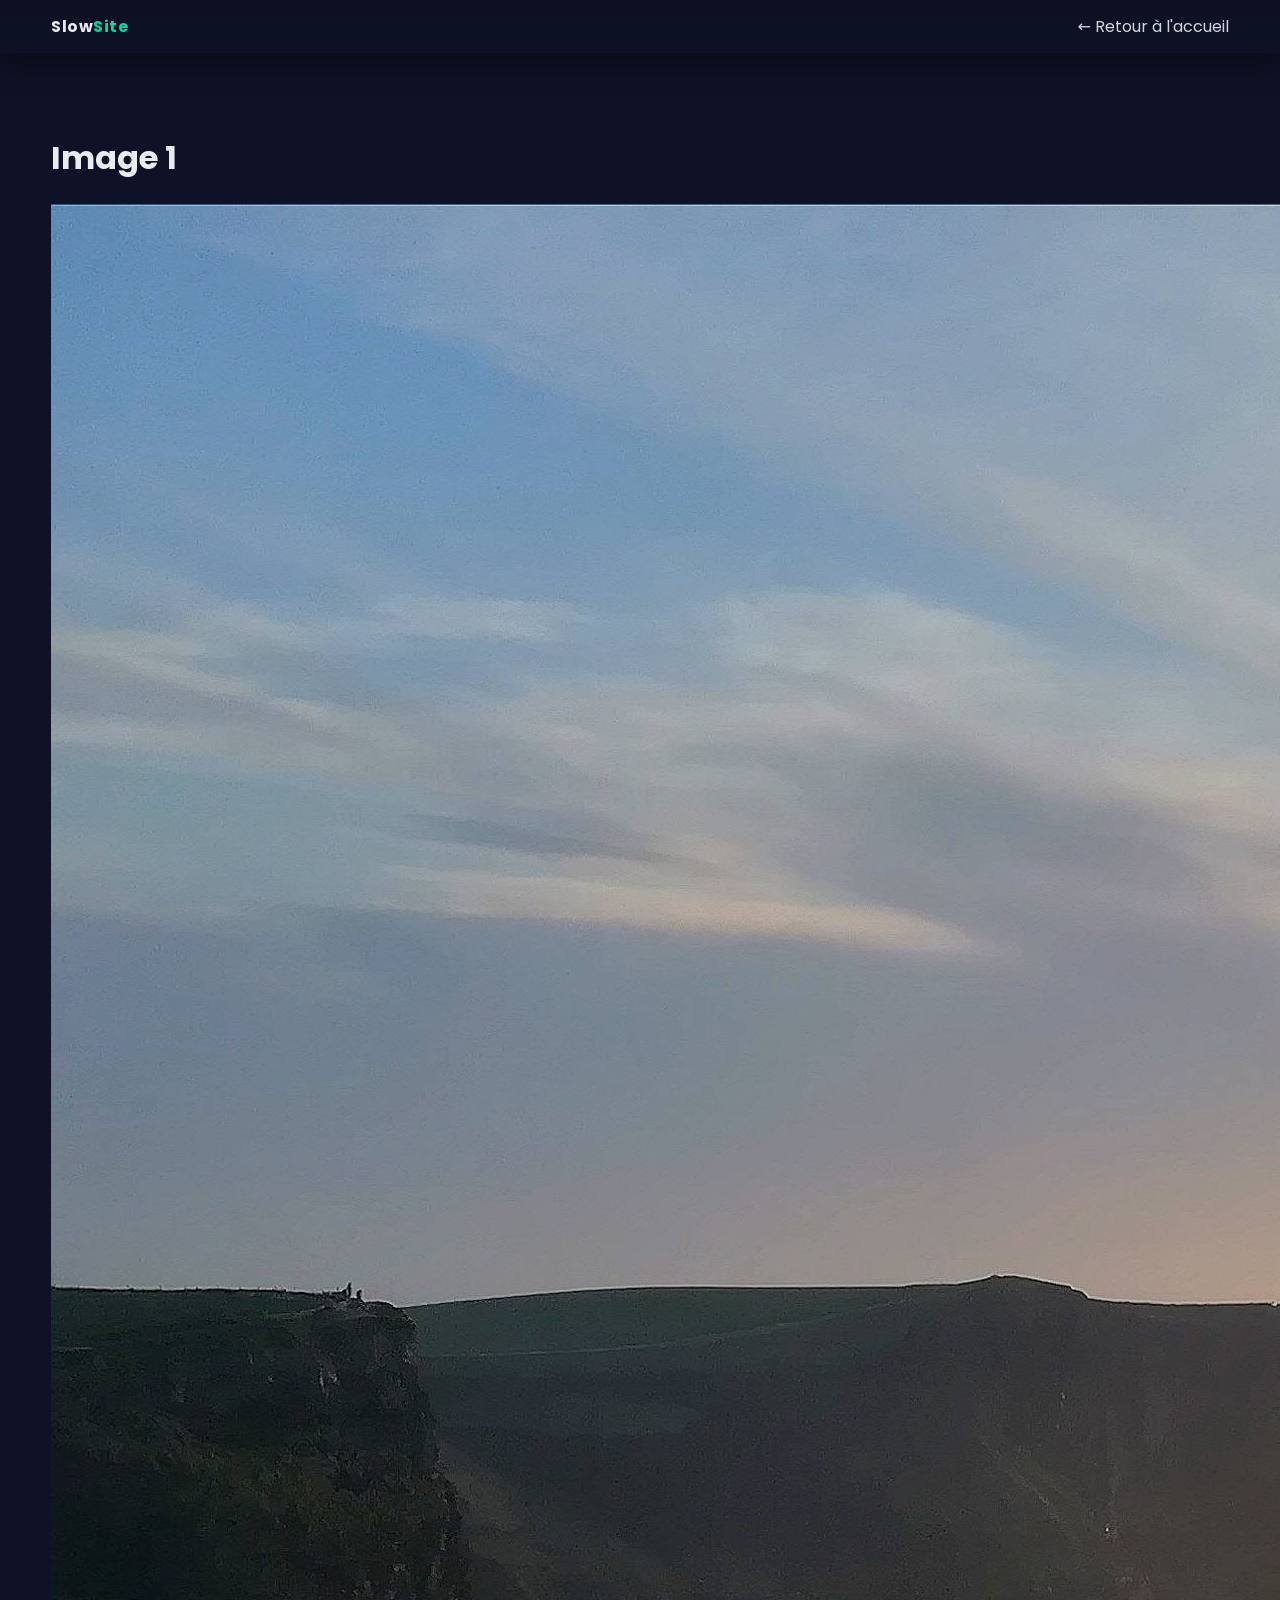
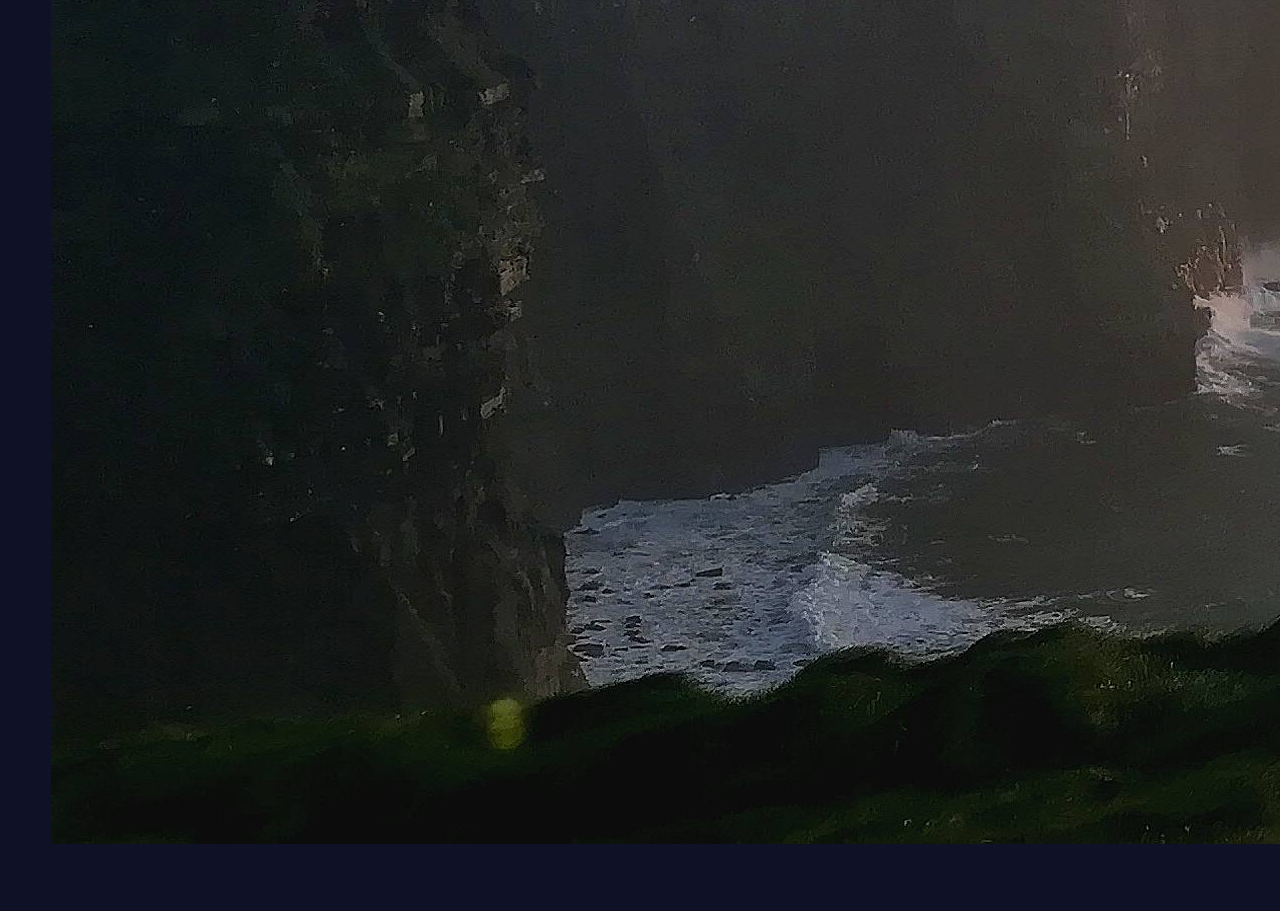
<file: img1.html>
<!DOCTYPE html>
<html lang="fr">
<head>
  <meta charset="utf-8" />
  <meta name="viewport" content="width=device-width, initial-scale=1" />
  <title>Image 1</title>
  <link rel="icon" type="image/png" href="img/favicon.png">
  <link rel="preconnect" href="https://fonts.googleapis.com" />
  <link rel="preconnect" href="https://fonts.gstatic.com" crossorigin />
  <link rel="stylesheet" href="https://fonts.googleapis.com/css2?family=Poppins:wght@300;400;600&display=swap" />
  <link rel="stylesheet" href="css/styles.css">
  <script src="js/vendor/ui-kit.min.js" defer></script>
  <script src="js/app.js" defer></script>
</head>
<body>
  <div class="topbar"><div class="container nav"><div class="logo">Slow<span>Site</span></div><div class="menu"><a href="index.html">← Retour à l'accueil</a></div></div></div>
  <div class="section image-page"><div class="container">
    <h1>Image 1</h1>
    <div class="image-wrapper"><img src="img/img1.jpg" alt="Image 1"></div>
  </div></div>
  <script>
    if (new URLSearchParams(location.search).has('perf')) {
      var s = document.createElement('script');
      s.src = 'js/metrics.js'; s.defer = true; document.head.appendChild(s);
    }
  </script>
</body>
</html>
</file>
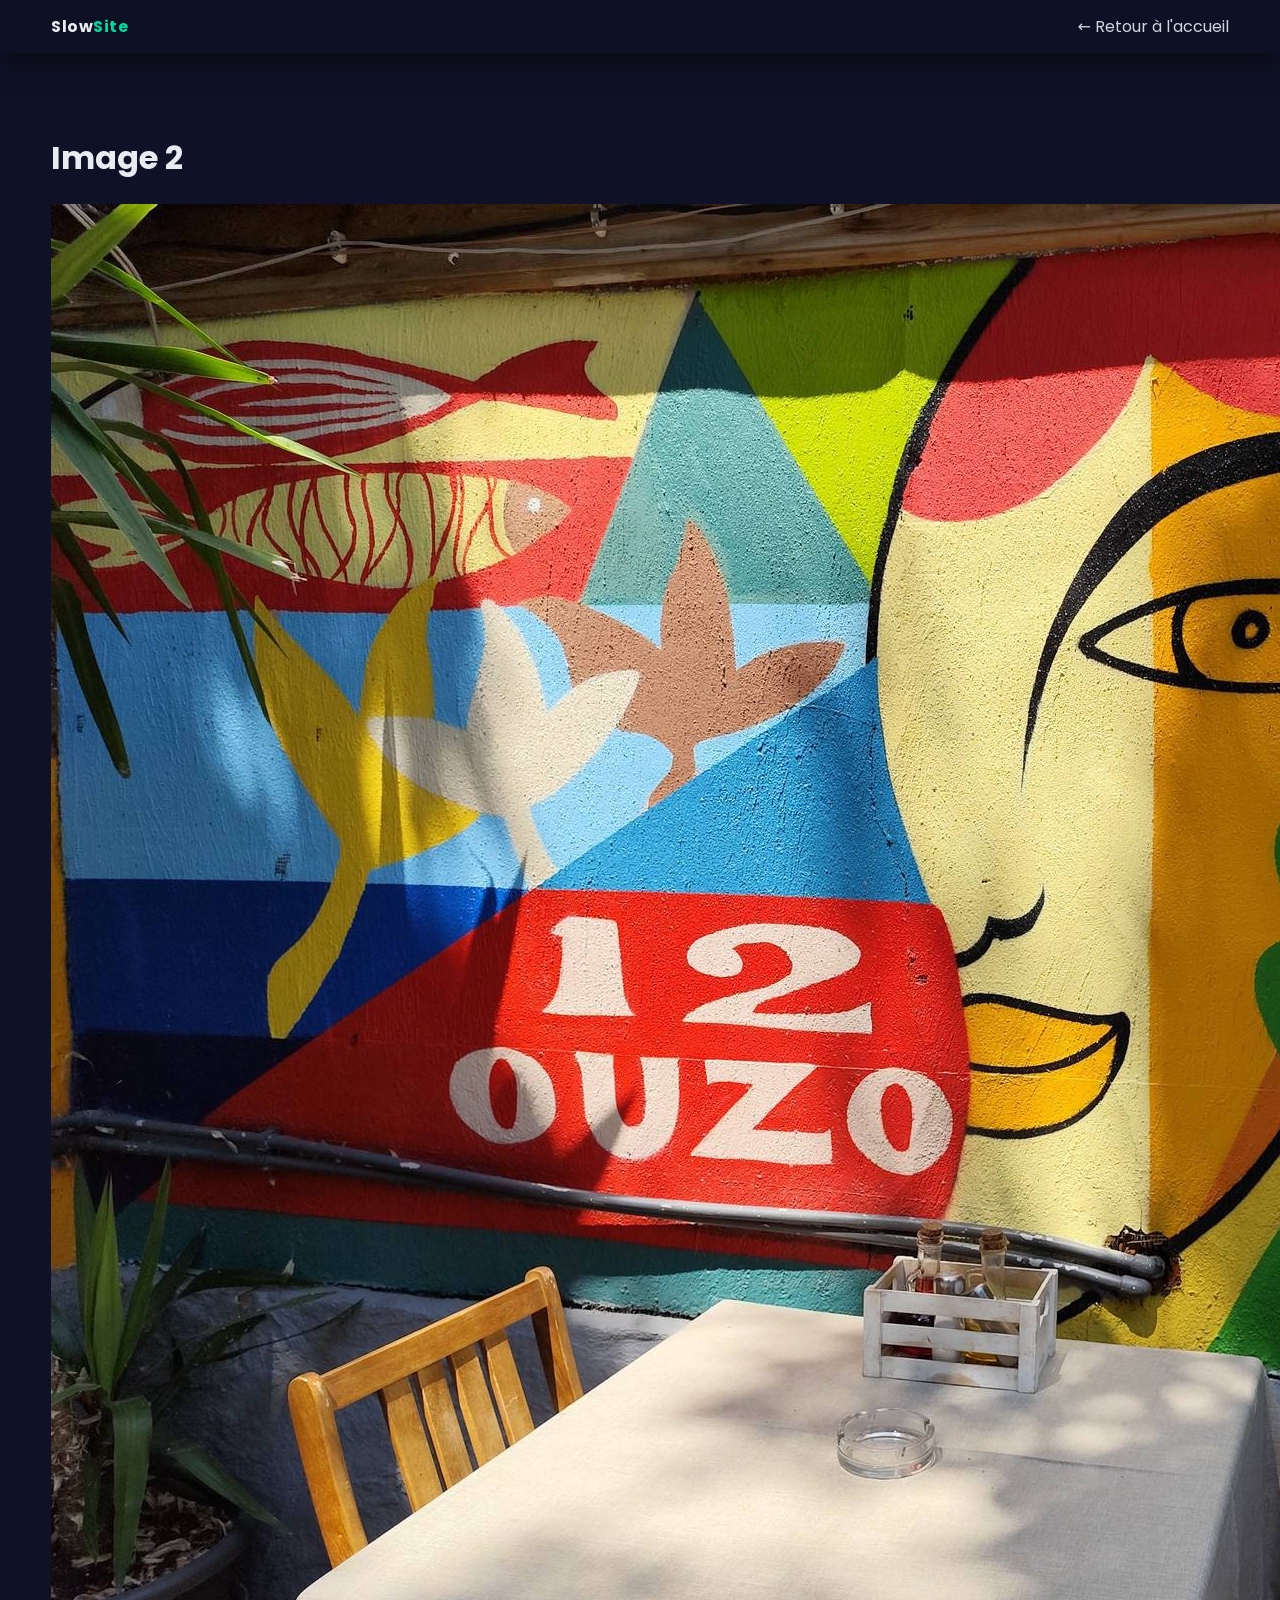
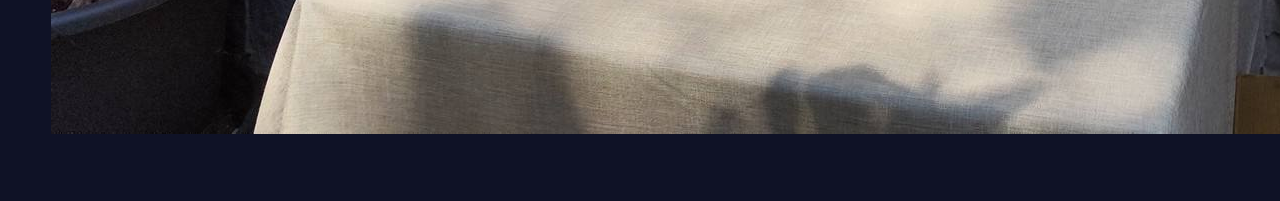
<file: img2.html>
<!DOCTYPE html>
<html lang="fr">
<head>
  <meta charset="utf-8" />
  <meta name="viewport" content="width=device-width, initial-scale=1" />
  <title>Image 2</title>
  <link rel="icon" type="image/png" href="img/favicon.png">
  <link rel="preconnect" href="https://fonts.googleapis.com" />
  <link rel="preconnect" href="https://fonts.gstatic.com" crossorigin />
  <link rel="stylesheet" href="https://fonts.googleapis.com/css2?family=Poppins:wght@300;400;600&display=swap" />
  <link rel="stylesheet" href="css/styles.css">
  <script src="js/vendor/ui-kit.min.js" defer></script>
  <script src="js/app.js" defer></script>
</head>
<body>
  <div class="topbar"><div class="container nav"><div class="logo">Slow<span>Site</span></div><div class="menu"><a href="index.html">← Retour à l'accueil</a></div></div></div>
  <div class="section image-page"><div class="container">
    <h1>Image 2</h1>
    <div class="image-wrapper"><img src="img/img2.jpg" alt="Image 2"></div>
  </div></div>
  <script>
    if (new URLSearchParams(location.search).has('perf')) {
      var s = document.createElement('script');
      s.src = 'js/metrics.js'; s.defer = true; document.head.appendChild(s);
    }
  </script>
</body>
</html>
</file>
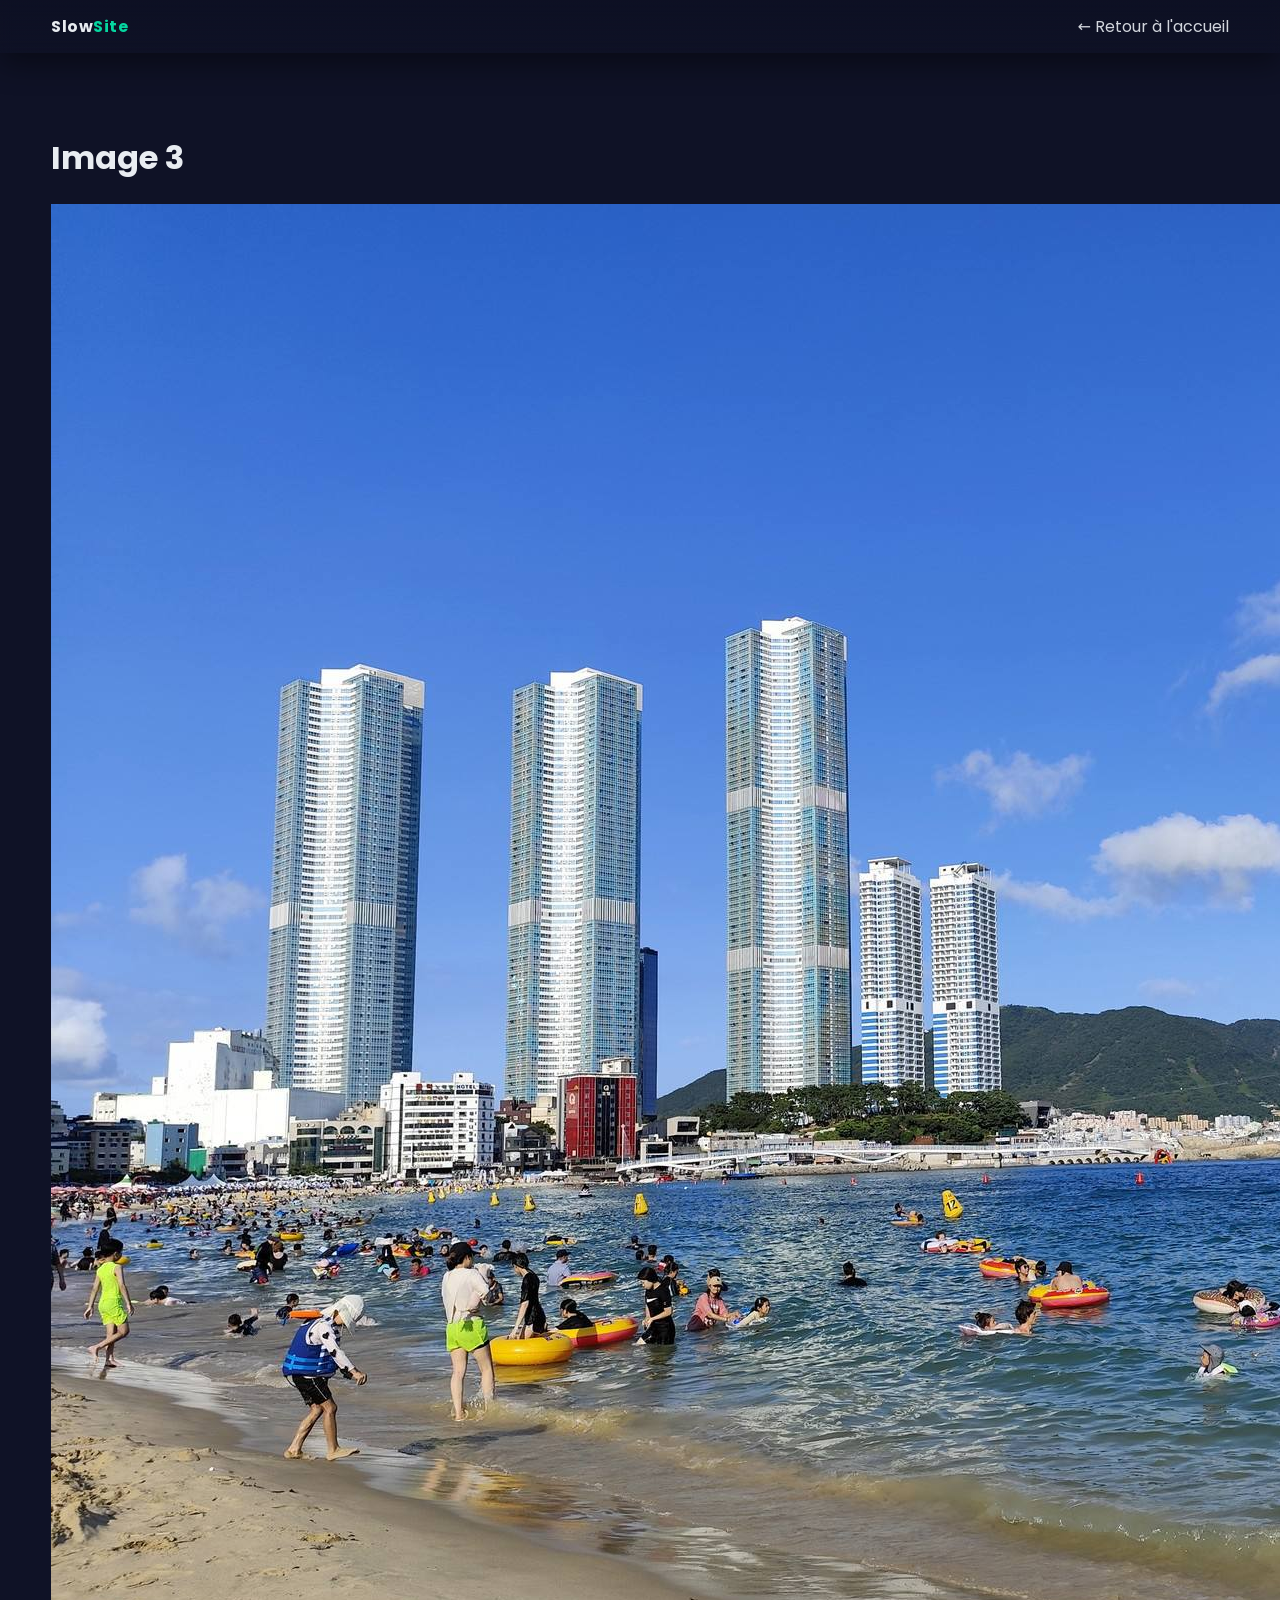
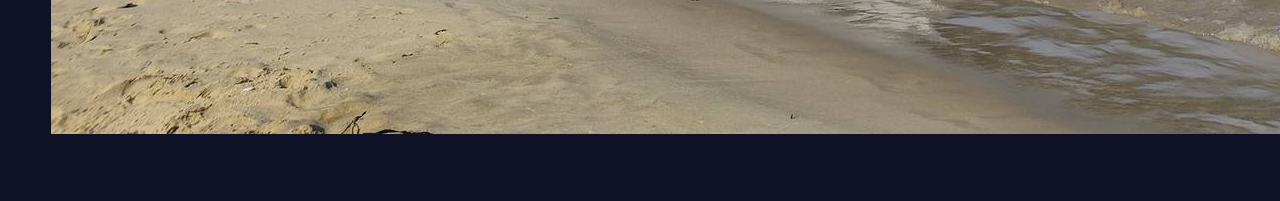
<file: img3.html>
<!DOCTYPE html>
<html lang="fr">
<head>
  <meta charset="utf-8" />
  <meta name="viewport" content="width=device-width, initial-scale=1" />
  <title>Image 3</title>
  <link rel="icon" type="image/png" href="img/favicon.png">
  <link rel="preconnect" href="https://fonts.googleapis.com" />
  <link rel="preconnect" href="https://fonts.gstatic.com" crossorigin />
  <link rel="stylesheet" href="https://fonts.googleapis.com/css2?family=Poppins:wght@300;400;600&display=swap" />
  <link rel="stylesheet" href="css/styles.css">
  <script src="js/vendor/ui-kit.min.js" defer></script>
  <script src="js/app.js" defer></script>
</head>
<body>
  <div class="topbar"><div class="container nav"><div class="logo">Slow<span>Site</span></div><div class="menu"><a href="index.html">← Retour à l'accueil</a></div></div></div>
  <div class="section image-page"><div class="container">
    <h1>Image 3</h1>
    <div class="image-wrapper"><img src="img/img3.jpg" alt="Image 3"></div>
  </div></div>
  <script>
    if (new URLSearchParams(location.search).has('perf')) {
      var s = document.createElement('script');
      s.src = 'js/metrics.js'; s.defer = true; document.head.appendChild(s);
    }
  </script>
</body>
</html>
</file>
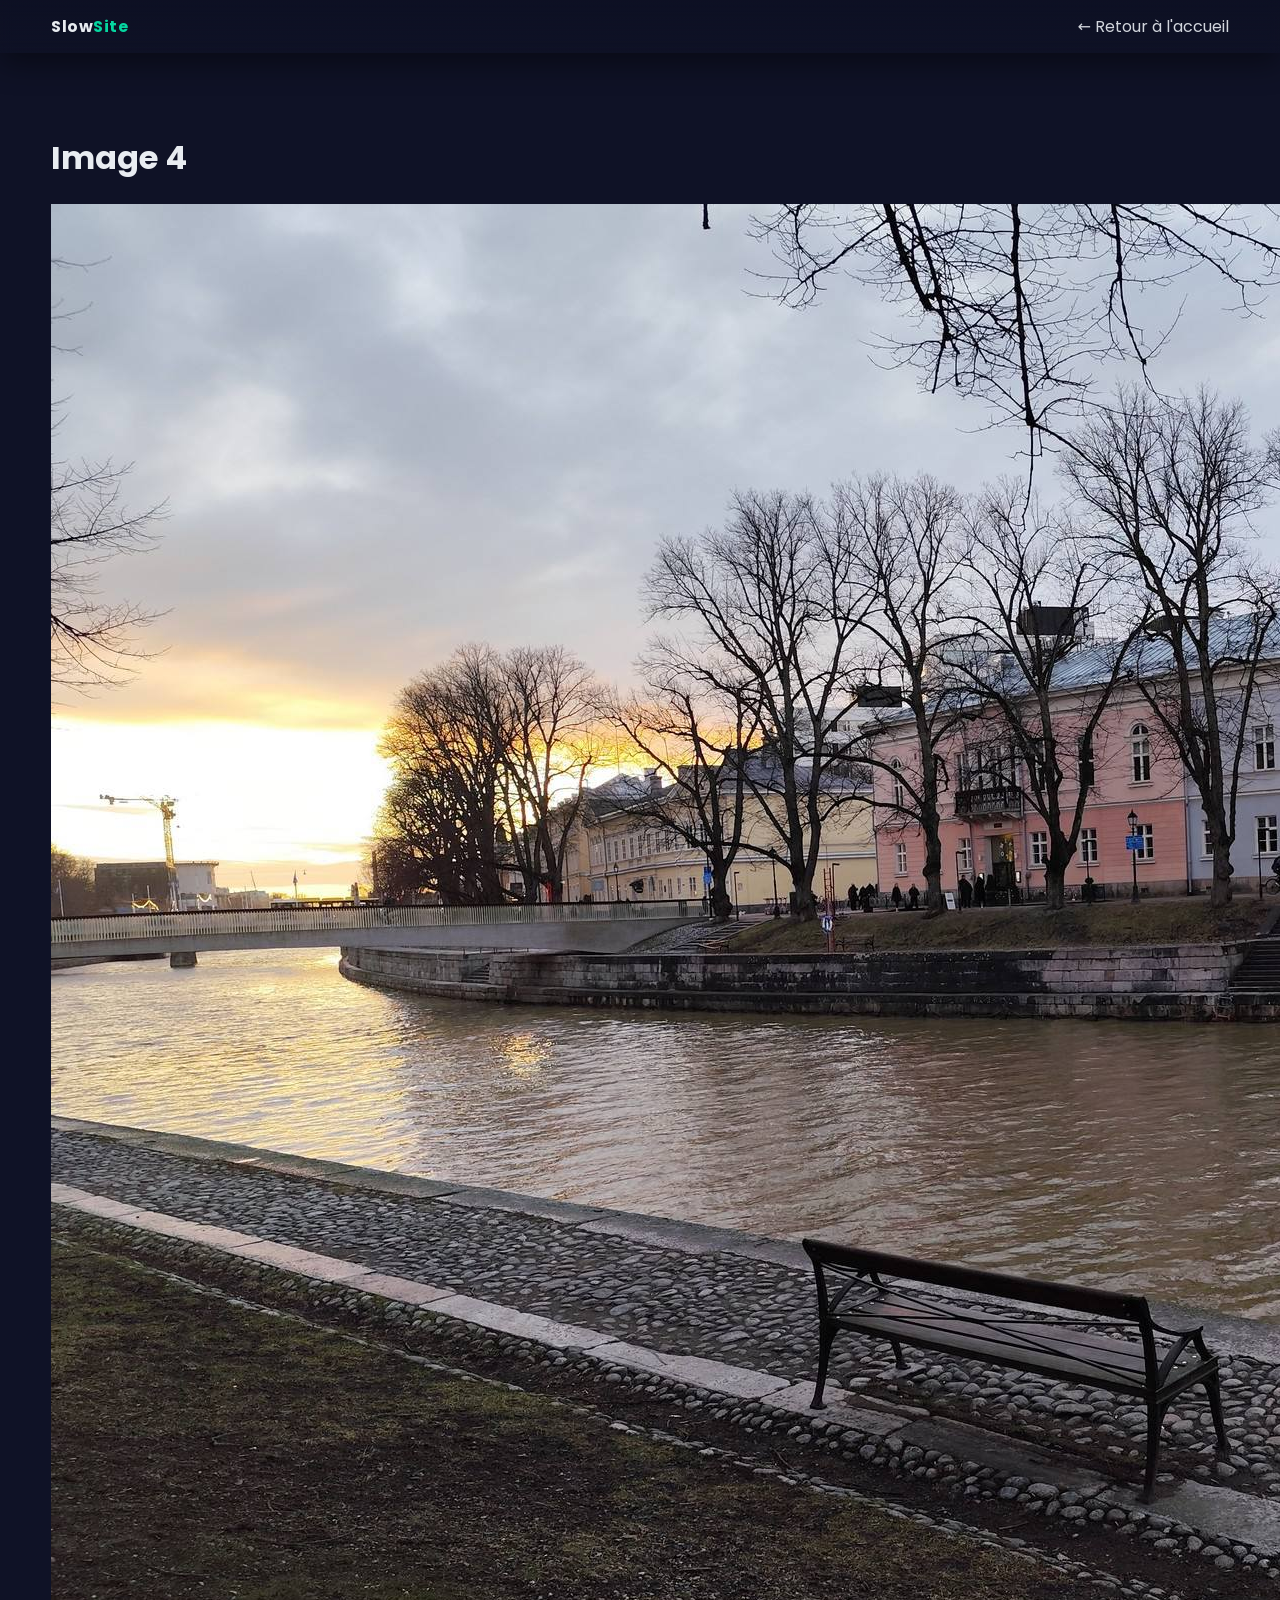
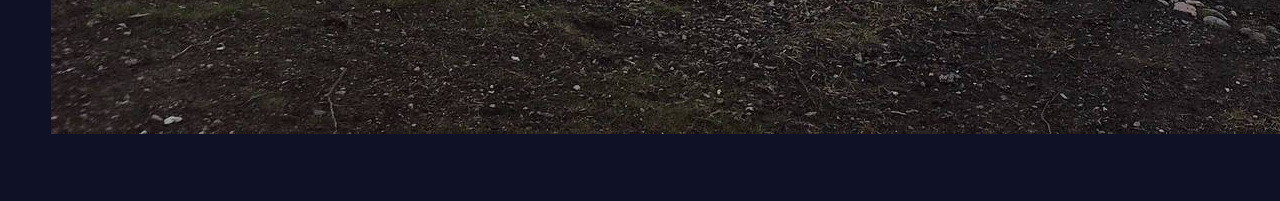
<file: img4.html>
<!DOCTYPE html>
<html lang="fr">
<head>
  <meta charset="utf-8" />
  <meta name="viewport" content="width=device-width, initial-scale=1" />
  <title>Image 4</title>
  <link rel="icon" type="image/png" href="img/favicon.png">
  <link rel="preconnect" href="https://fonts.googleapis.com" />
  <link rel="preconnect" href="https://fonts.gstatic.com" crossorigin />
  <link rel="stylesheet" href="https://fonts.googleapis.com/css2?family=Poppins:wght@300;400;600&display=swap" />
  <link rel="stylesheet" href="css/styles.css">
  <script src="js/vendor/ui-kit.min.js" defer></script>
  <script src="js/app.js" defer></script>
</head>
<body>
  <div class="topbar"><div class="container nav"><div class="logo">Slow<span>Site</span></div><div class="menu"><a href="index.html">← Retour à l'accueil</a></div></div></div>
  <div class="section image-page"><div class="container">
    <h1>Image 4</h1>
    <div class="image-wrapper"><img src="img/img4.jpg" alt="Image 4"></div>
  </div></div>
  <script>
    if (new URLSearchParams(location.search).has('perf')) {
      var s = document.createElement('script');
      s.src = 'js/metrics.js'; s.defer = true; document.head.appendChild(s);
    }
  </script>
</body>
</html>
</file>
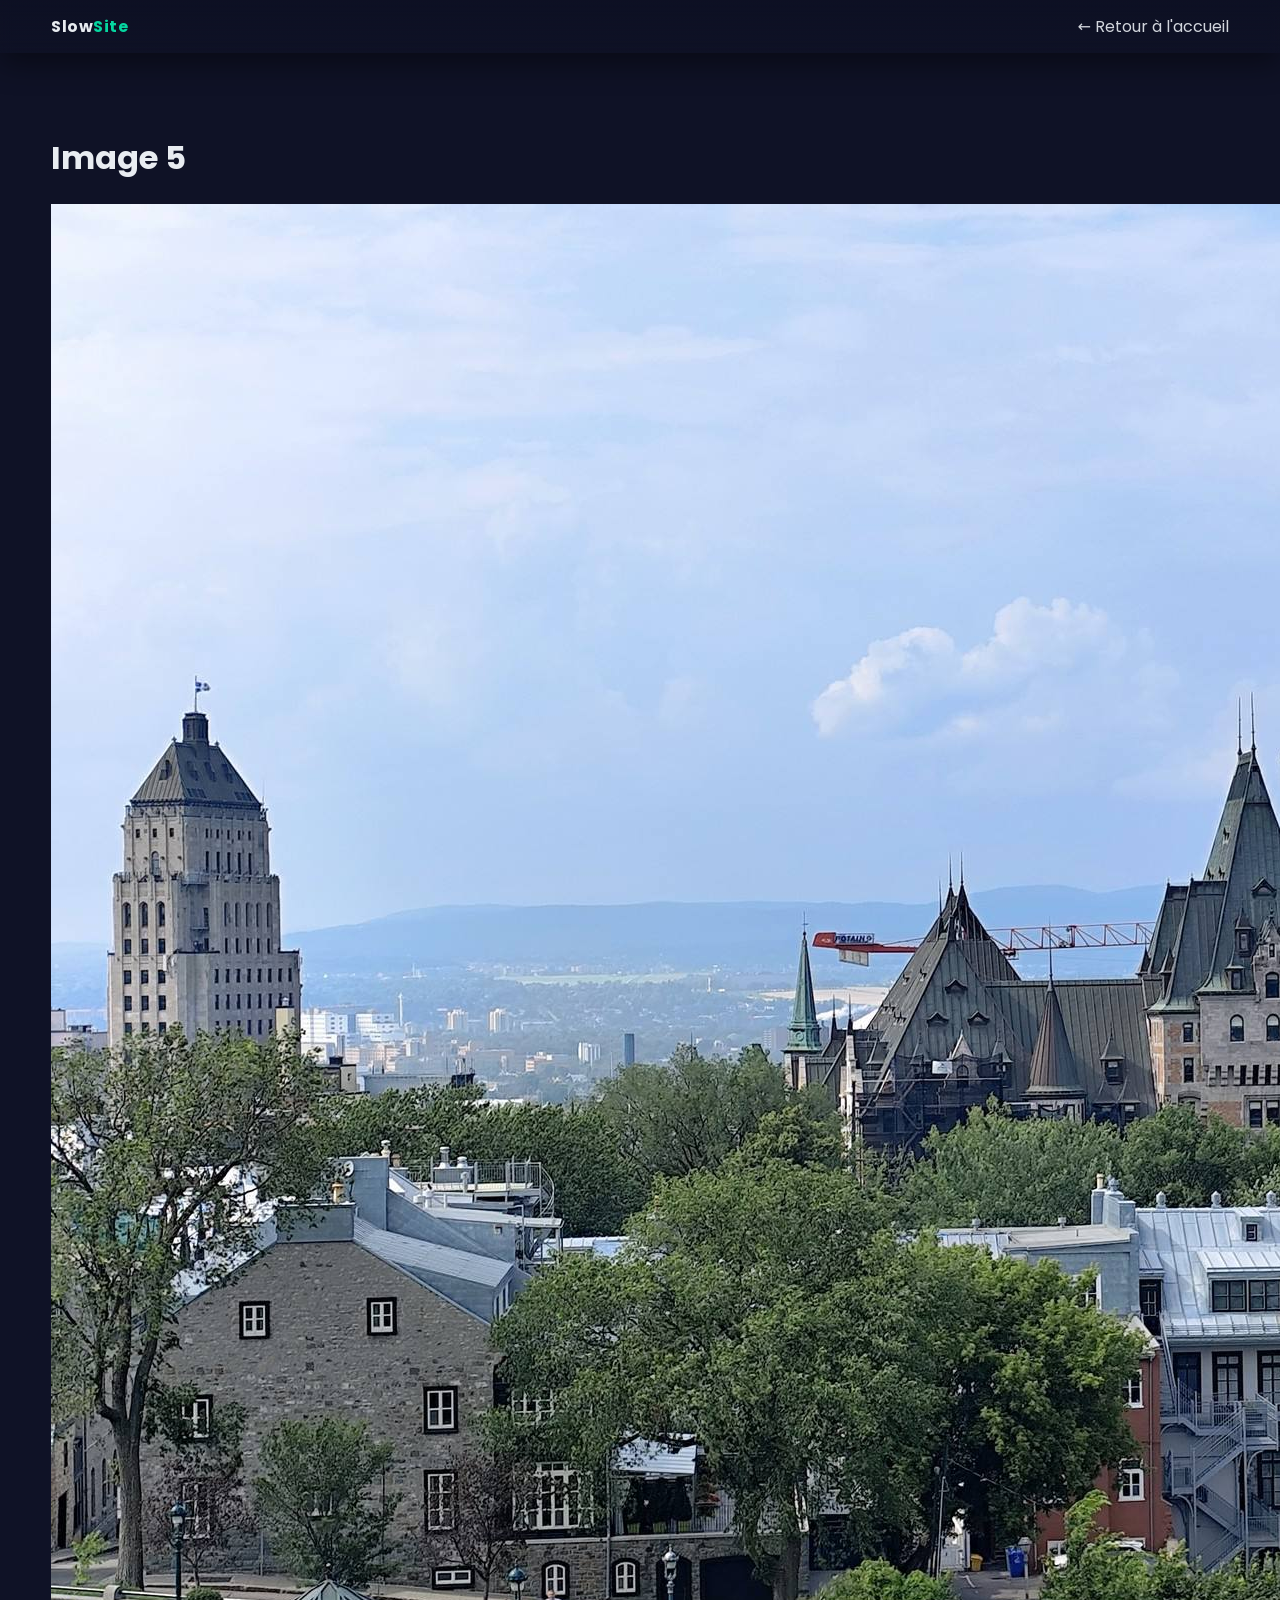
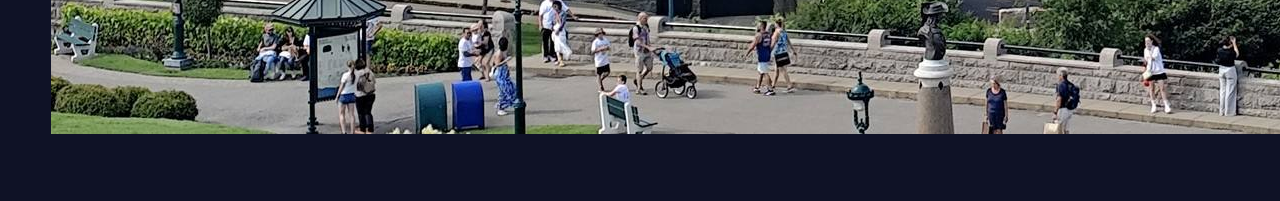
<file: img5.html>
<!DOCTYPE html>
<html lang="fr">
<head>
  <meta charset="utf-8" />
  <meta name="viewport" content="width=device-width, initial-scale=1" />
  <title>Image 5</title>
  <link rel="icon" type="image/png" href="img/favicon.png">
  <link rel="preconnect" href="https://fonts.googleapis.com" />
  <link rel="preconnect" href="https://fonts.gstatic.com" crossorigin />
  <link rel="stylesheet" href="https://fonts.googleapis.com/css2?family=Poppins:wght@300;400;600&display=swap" />
  <link rel="stylesheet" href="css/styles.css">
  <script src="js/vendor/ui-kit.min.js" defer></script>
  <script src="js/app.js" defer></script>
</head>
<body>
  <div class="topbar"><div class="container nav"><div class="logo">Slow<span>Site</span></div><div class="menu"><a href="index.html">← Retour à l'accueil</a></div></div></div>
  <div class="section image-page"><div class="container">
    <h1>Image 5</h1>
    <div class="image-wrapper"><img src="img/img5.jpg" alt="Image 5"></div>
  </div></div>
  <script>
    if (new URLSearchParams(location.search).has('perf')) {
      var s = document.createElement('script');
      s.src = 'js/metrics.js'; s.defer = true; document.head.appendChild(s);
    }
  </script>
</body>
</html>
</file>
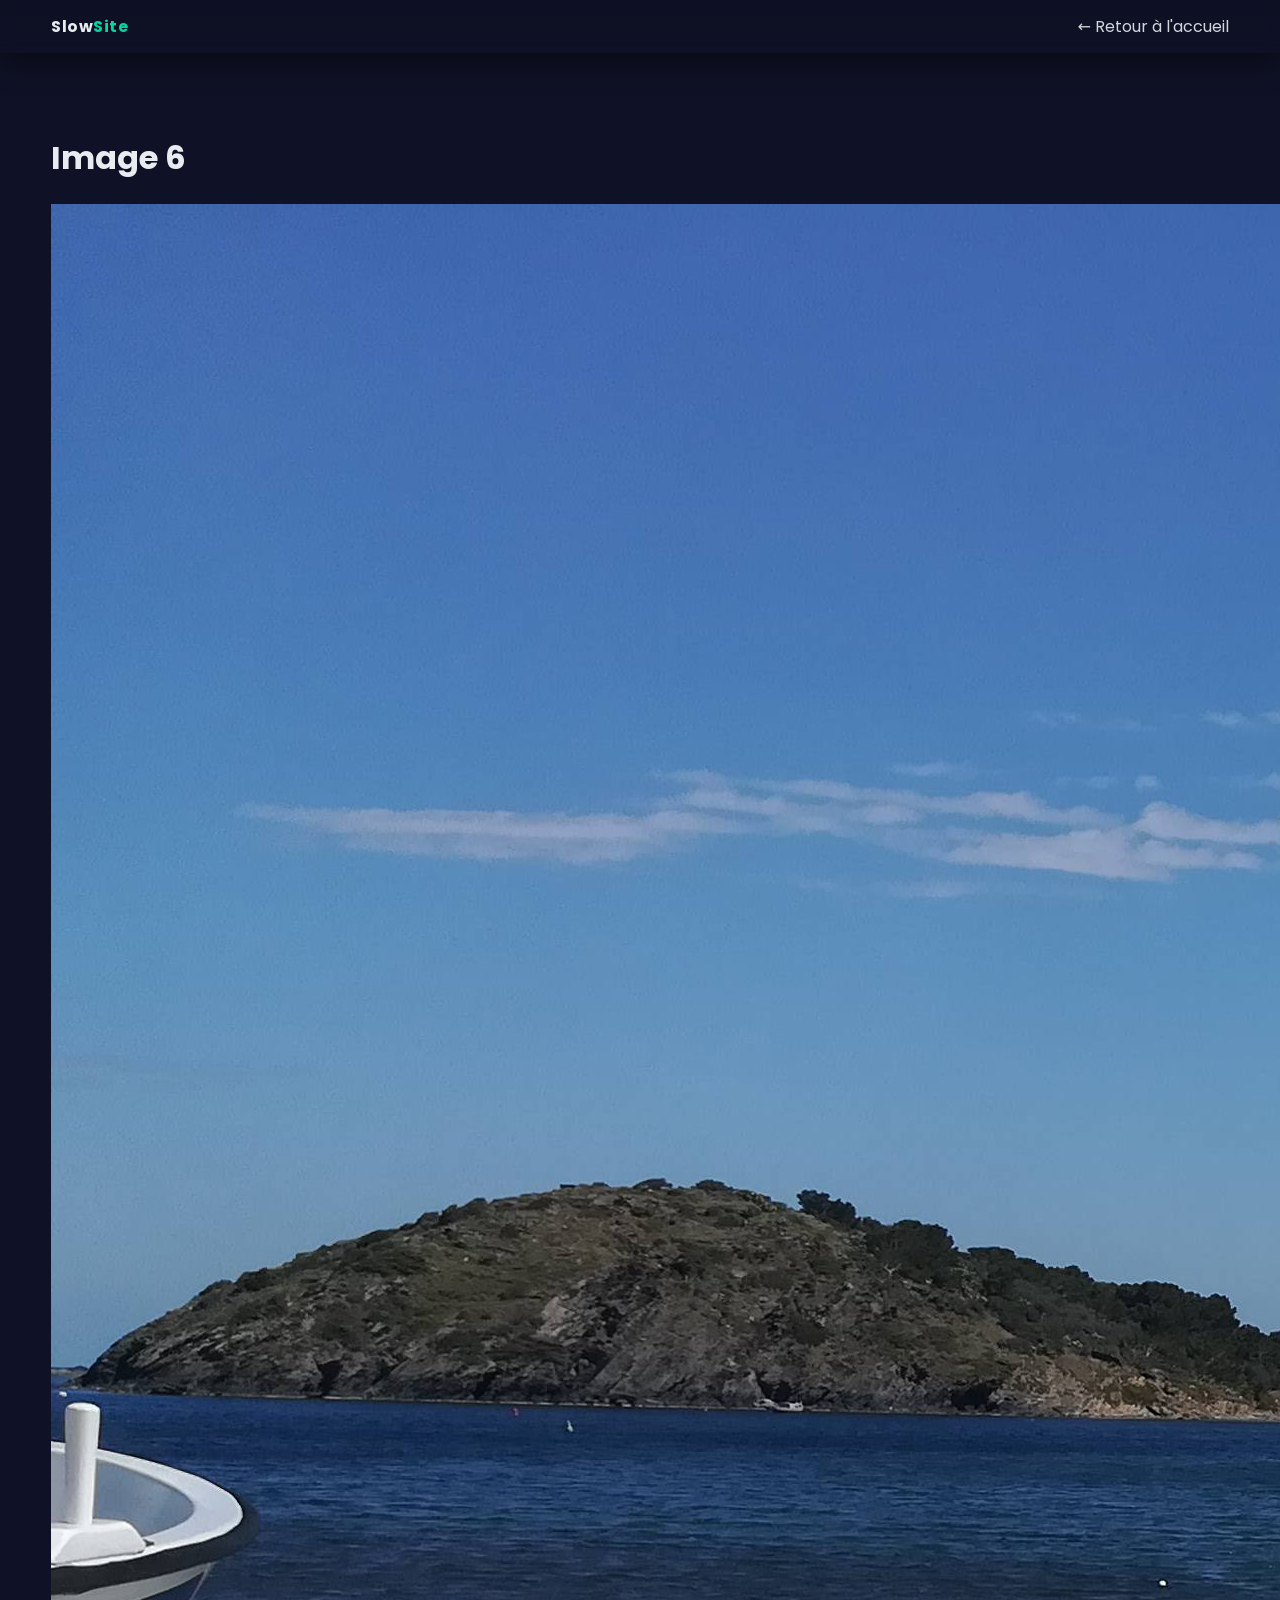
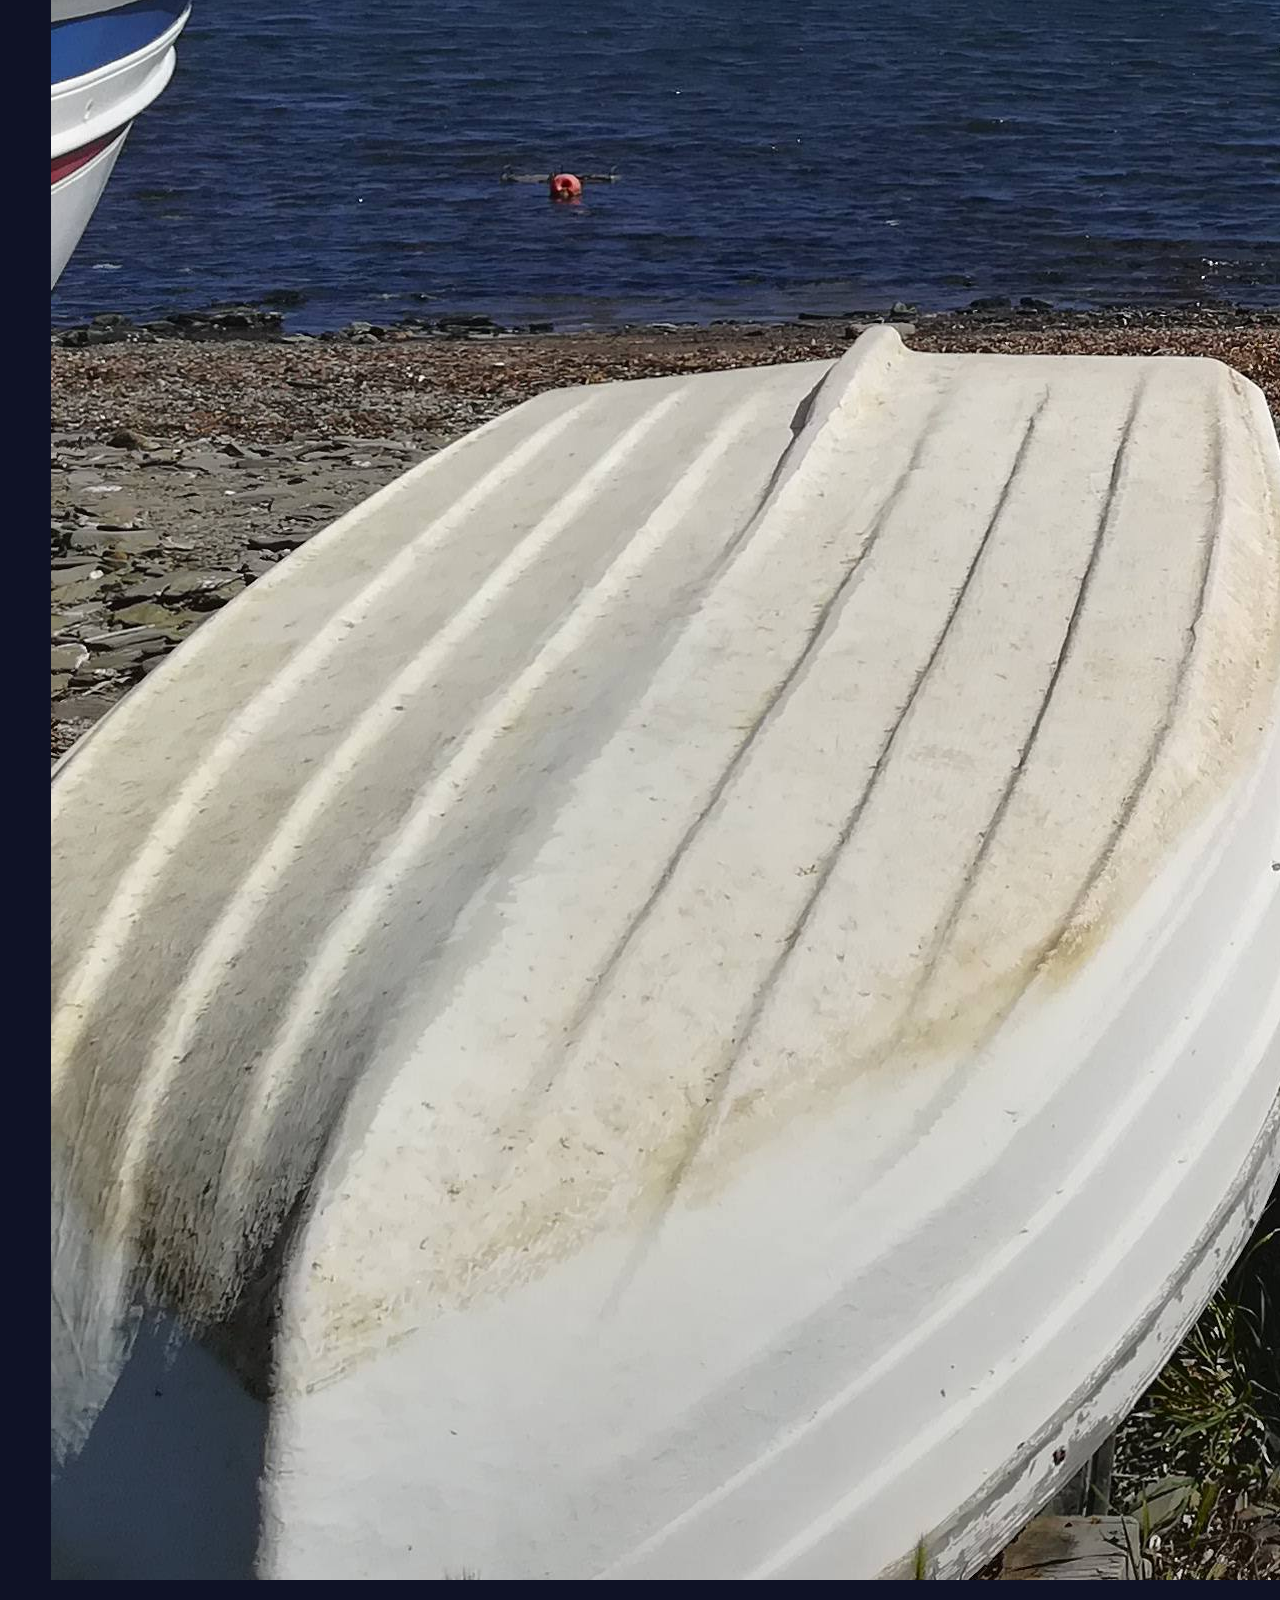
<file: img6.html>
<!DOCTYPE html>
<html lang="fr">
<head>
  <meta charset="utf-8" />
  <meta name="viewport" content="width=device-width, initial-scale=1" />
  <title>Image 6</title>
  <link rel="icon" type="image/png" href="img/favicon.png">
  <link rel="preconnect" href="https://fonts.googleapis.com" />
  <link rel="preconnect" href="https://fonts.gstatic.com" crossorigin />
  <link rel="stylesheet" href="https://fonts.googleapis.com/css2?family=Poppins:wght@300;400;600&display=swap" />
  <link rel="stylesheet" href="css/styles.css">
  <script src="js/vendor/ui-kit.min.js" defer></script>
  <script src="js/app.js" defer></script>
</head>
<body>
  <div class="topbar"><div class="container nav"><div class="logo">Slow<span>Site</span></div><div class="menu"><a href="index.html">← Retour à l'accueil</a></div></div></div>
  <div class="section image-page"><div class="container">
    <h1>Image 6</h1>
    <div class="image-wrapper"><img src="img/img6.jpg" alt="Image 6"></div>
  </div></div>
  <script>
    if (new URLSearchParams(location.search).has('perf')) {
      var s = document.createElement('script');
      s.src = 'js/metrics.js'; s.defer = true; document.head.appendChild(s);
    }
  </script>
</body>
</html>
</file>
<file: css/styles.css>
/* Le bandeau principal : texture légère et ombre portée (ex theme-legacy.css / extra.css). */
.hero{position:relative;overflow:hidden}
.hero::before{content:"";position:absolute;inset:0;background:url('../img/hero-bg.jpg') center / cover no-repeat;opacity:.04;pointer-events:none}
.hero-inner{position:relative;z-index:1}
.hero, .card, .feature, .cta{
  box-shadow:
    0 2px 4px rgba(0,0,0,.14),
    0 8px 24px rgba(0,0,0,.22),
    0 24px 60px rgba(0,0,0,.18);
}
:root{--bg:#0f1226;--fg:#E8ECF1;--muted:#93A1B1;--primary:#7C5CFF;--accent:#06D6A0;--card:#15193A;--shadow:rgba(0,0,0,0.45)}
*{box-sizing:border-box}
html,body{margin:0;padding:0;background:var(--bg);color:var(--fg);font-family:'Poppins',system-ui,Segoe UI,Roboto,Arial,sans-serif}
.container{width:min(1200px,92%);margin:0 auto}
a{color:var(--fg);text-decoration:none;opacity:.9}a:hover{opacity:1}
.topbar{position:sticky;top:0;backdrop-filter:blur(6px);background:linear-gradient(180deg,rgba(13,16,35,.8),rgba(13,16,35,.2));z-index:10;box-shadow:0 10px 30px var(--shadow)}
.nav{display:flex;align-items:center;justify-content:space-between;padding:14px 0}
.logo{font-weight:700;letter-spacing:.5px}.logo span{color:var(--accent)}.menu{display:flex;gap:22px}
.hero{padding:90px 0 40px;background:radial-gradient(1200px 600px at 20% -10%, rgba(124,92,255,.35), transparent 60%), radial-gradient(900px 600px at 100% 0%, rgba(6,214,160,.25), transparent 60%)}
.hero-inner{display:grid;grid-template-columns:1fr;gap:28px}
.hero h1{font-size:clamp(28px,4vw,56px);line-height:1.05;margin:0 0 10px}
.hero p{font-size:clamp(16px,1.8vw,22px);color:var(--muted)}
.highlight{color:var(--accent)}
.cta{display:inline-block;margin-top:18px;background:var(--primary);padding:14px 20px;border-radius:12px;box-shadow:0 20px 50px rgba(124,92,255,.35);transition:transform .2s ease, box-shadow .2s ease}
.cta:hover{transform:translateY(-2px);box-shadow:0 28px 60px rgba(124,92,255,.45)}
.section{padding:60px 0}.section h2{margin:0 0 20px}
.gallery .grid{display:grid;grid-template-columns:repeat(3,1fr);gap:18px}
.card{background:var(--card);border-radius:16px;overflow:hidden;box-shadow:0 20px 60px var(--shadow)}
.card img{display:block;width:100%;height:auto;opacity:0;transition:opacity .6s ease}
.card img.loaded{opacity:1}
.features-grid{display:grid;grid-template-columns:repeat(4,1fr);gap:18px}
.feature{background:var(--card);padding:18px;border-radius:14px;box-shadow:0 14px 40px var(--shadow)}
.feature .icon{font-size:28px}
.challenges ol{line-height:1.7}
.footer{padding:30px 0;border-top:1px solid rgba(255,255,255,.08);color:#c9d1d9}
@media (max-width:900px){.features-grid{grid-template-columns:repeat(2,1fr)}.gallery .grid{grid-template-columns:repeat(2,1fr)}}
@media (max-width:560px){.features-grid{grid-template-columns:1fr}.gallery .grid{grid-template-columns:1fr}}

/* --- Filtrage de la galerie --- */
.gallery-filter{display:flex;align-items:center;flex-wrap:wrap;gap:10px;margin-top:26px}
.gallery-filter label{color:var(--muted);font-size:14px}
.gallery-filter input{background:var(--card);color:var(--fg);border:1px solid rgba(255,255,255,.14);
  border-radius:10px;padding:9px 12px;min-width:min(320px,100%);font:inherit;font-size:14px}
.gallery-filter input:focus{outline:2px solid var(--primary);outline-offset:1px}
.filter-info{margin:0;color:var(--muted);font-size:13px}
.card{transform:translateY(24px);transition:transform .35s ease}
.card.visible{transform:translateY(0)}

/* --- Calendrier d'activité --- */
.activity{margin-top:34px}
.activity-title{margin:0 0 2px;font-size:18px}
.activity-sub{margin:0 0 12px;color:var(--muted);font-size:14px}
.activity-scroll{overflow-x:auto;padding-bottom:4px}
.calendar{display:grid;grid-auto-flow:column;grid-template-rows:repeat(7,11px);
  grid-auto-columns:11px;gap:3px;width:max-content}
.cal-day{border-radius:2px;background:var(--lvl0);transition:opacity .25s linear}
/* Rampe séquentielle à teinte unique, du plus sombre au plus clair. */
:root{--lvl0:#1b1f44;--lvl1:#3a2f7a;--lvl2:#55439f;--lvl3:#6f57c6;--lvl4:#8f7bff}
.cal-day[data-n="1"]{background:var(--lvl1)}
.cal-day[data-n="2"]{background:var(--lvl2)}
.cal-day[data-n="3"]{background:var(--lvl3)}
.cal-day[data-n="4"]{background:var(--lvl4)}
.activity-legend{display:flex;align-items:center;gap:4px;margin:10px 0 0;
  color:var(--muted);font-size:12px}
.activity-legend .lvl{width:11px;height:11px;border-radius:2px;display:inline-block}
.activity-legend .lvl-0{background:var(--lvl0)}.activity-legend .lvl-1{background:var(--lvl1)}
.activity-legend .lvl-2{background:var(--lvl2)}.activity-legend .lvl-3{background:var(--lvl3)}
.activity-legend .lvl-4{background:var(--lvl4)}
.activity-legend span:first-child{margin-right:2px}
.activity-legend span:last-child{margin-left:2px}
</file>
